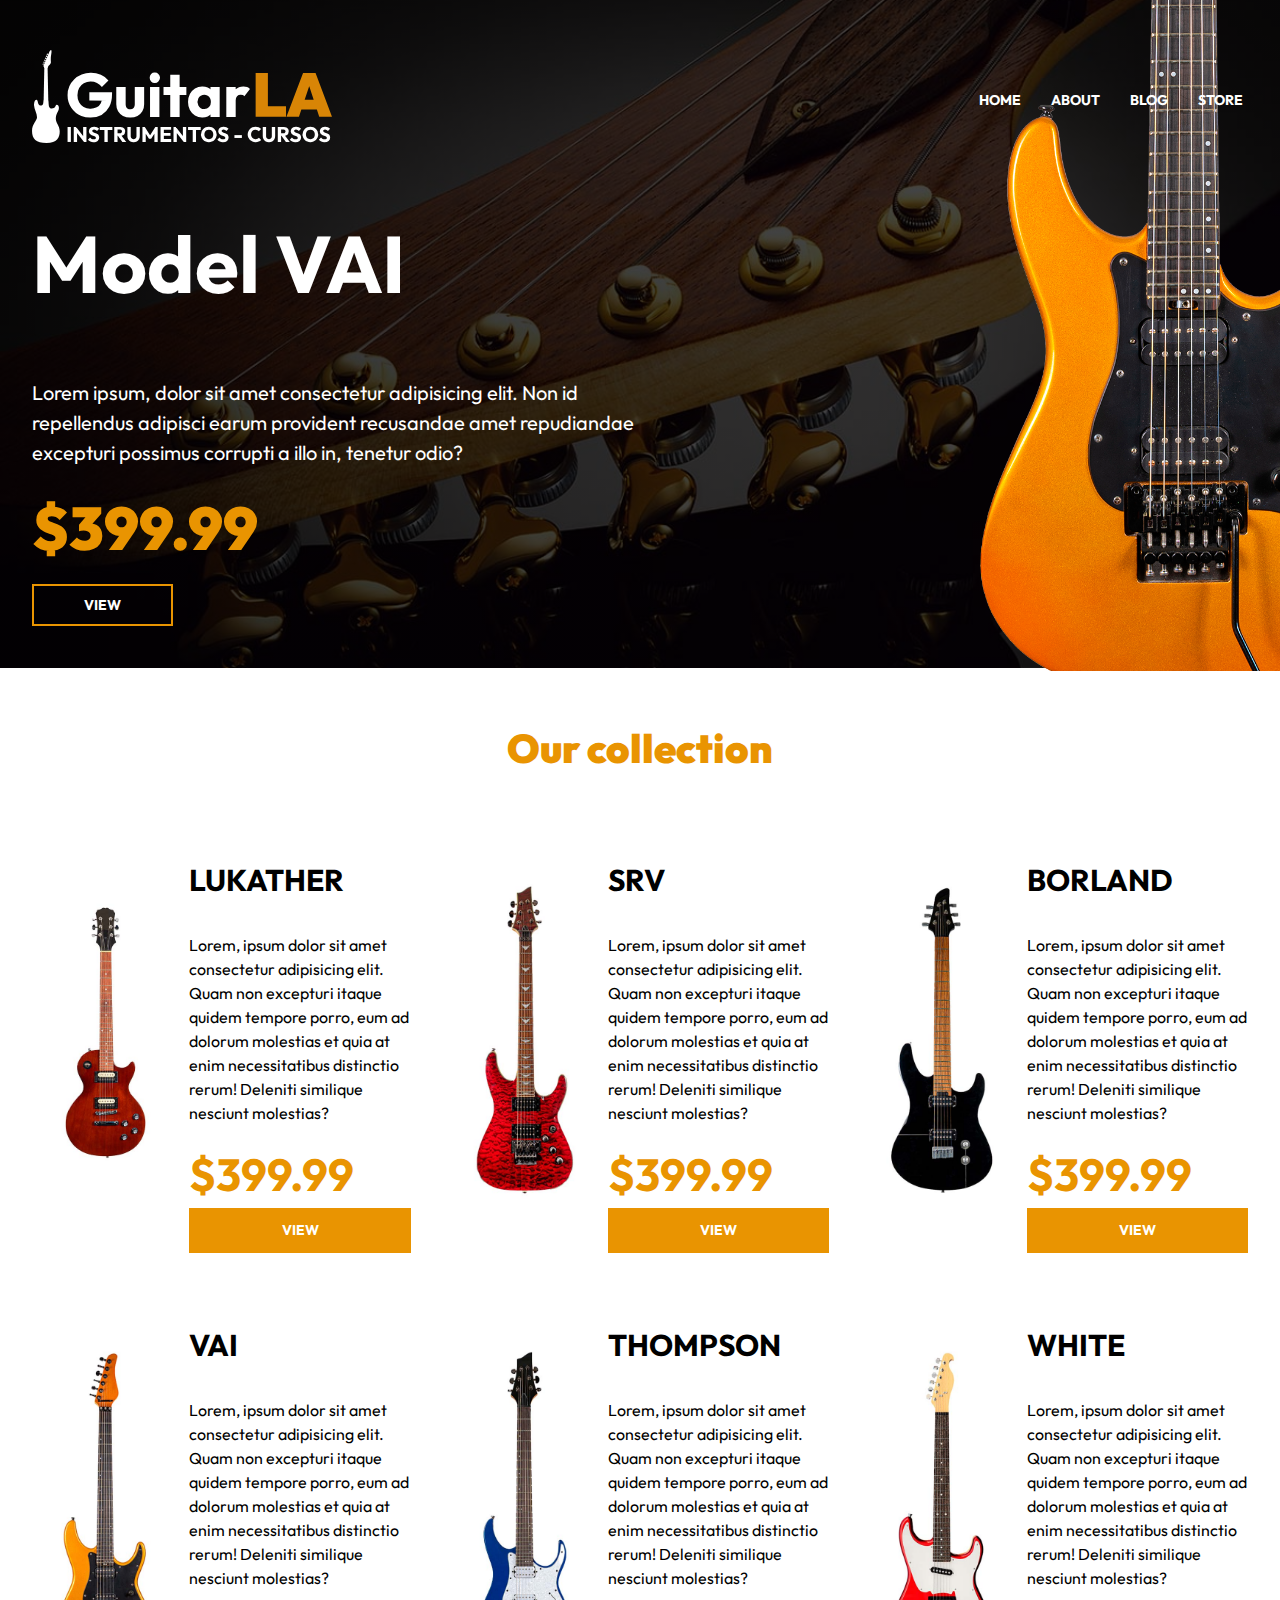
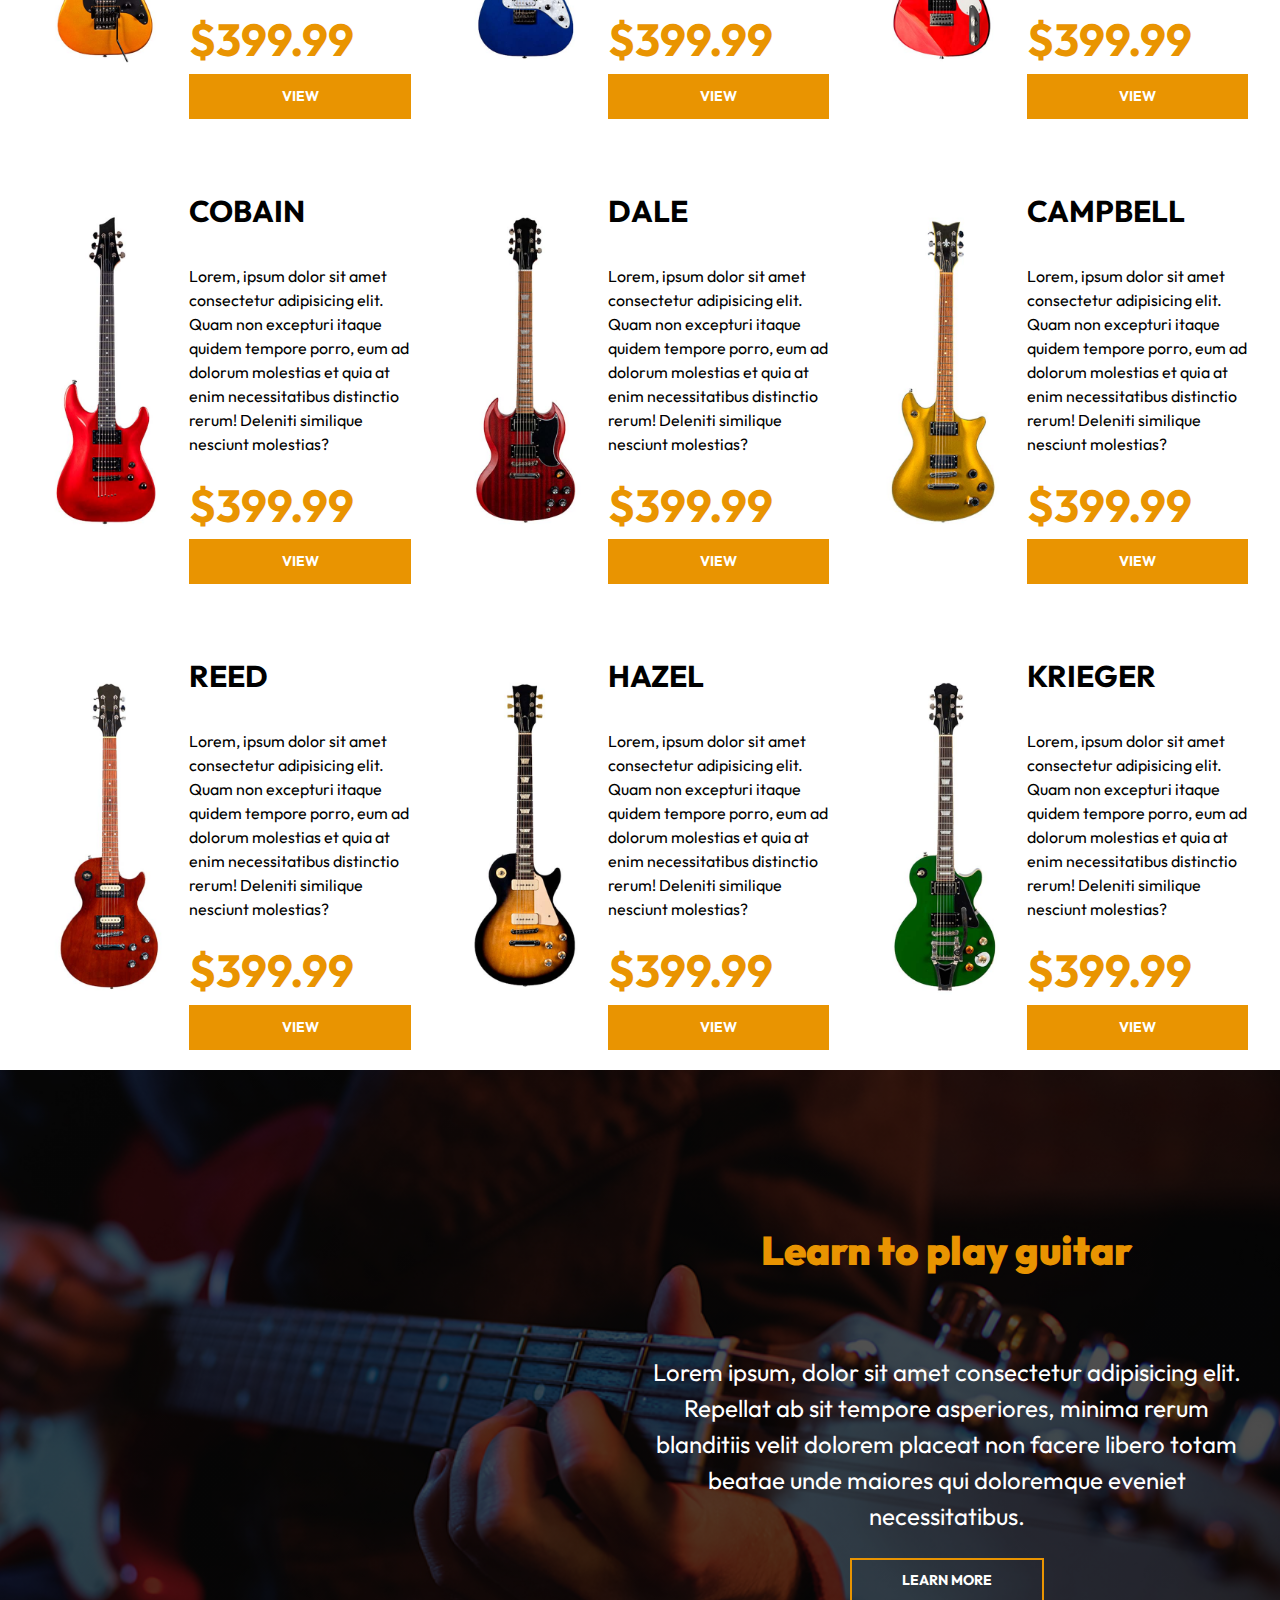
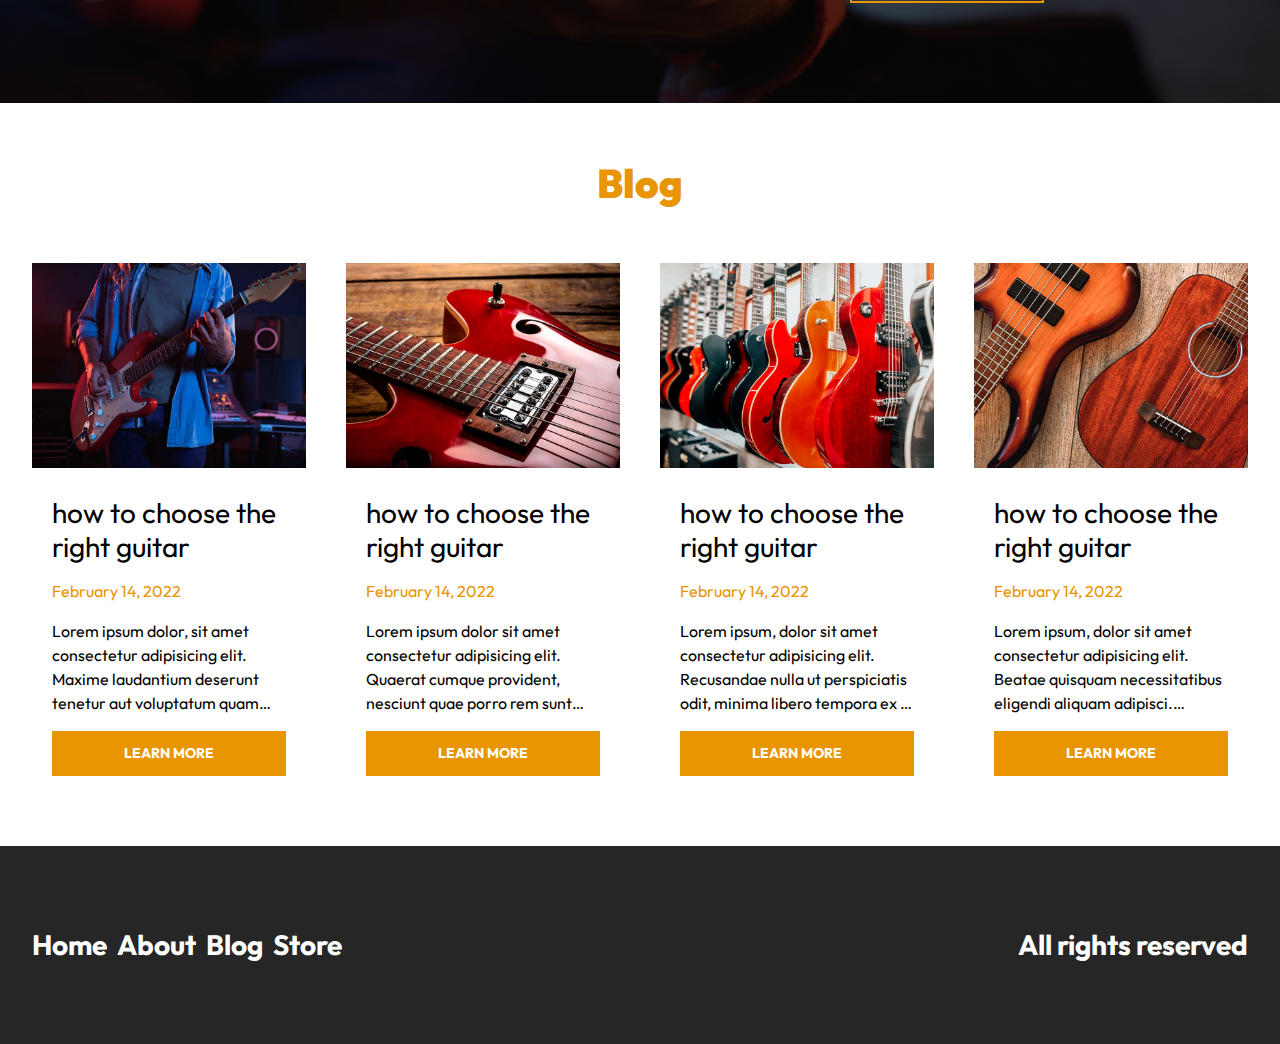
<file: index.html>
<!DOCTYPE html>
<html lang="en">
  <head>
    <meta charset="UTF-8" />
    <meta http-equiv="X-UA-Compatible" content="IE=edge" />
    <meta name="viewport" content="width=device-width, initial-scale=1.0" />
    <title>GuitarLA</title>
    <link rel="stylesheet" href="css/normalize.css" />
    <link rel="preconnect" href="https://fonts.googleapis.com" />
    <link rel="preconnect" href="https://fonts.gstatic.com" crossorigin />
    <link
      href="https://fonts.googleapis.com/css2?family=Outfit:wght@400;700;900&display=swap"
      rel="stylesheet"
    />
    <link rel="stylesheet" href="css/app.css" />
  </head>
  <body>
    <header class="header">
      <!-- header-bar -->
      <div class="header__container">
        <div class="header__bar">
          <a href="/">
            <img src="img/logo.svg" alt="logo" class="header__logo" />
          </a>
          <nav class="navigation">
            <a class="navigation__link" href="index.html">Home</a>
            <a class="navigation__link" href="about.html">About</a>
            <a class="navigation__link" href="blog.html">Blog</a>
            <a class="navigation__link" href="store.html">Store</a>
          </nav>
        </div>
        <div class="model">
          <h1 class="model__name">Model VAI</h1>
          <p class="model__description">
            Lorem ipsum, dolor sit amet consectetur adipisicing elit. Non id
            repellendus adipisci earum provident recusandae amet repudiandae
            excepturi possimus corrupti a illo in, tenetur odio?
          </p>
          <p class="model__price">$399.99</p>
          <a href="product.html" class="model__link">View</a>
        </div>
      </div>
      <!-- header-bar -->
      <img src="img/header_guitarra.png" alt="model" class="header__guitar" />
    </header>
    <main class="products products__container">
      <h2 class="products__heading">Our collection</h2>
      <div class="products__grid">
        <div class="product">
          <img
            src="img/guitarra_01.jpg"
            alt="guitar 1"
            class="product__image"
          />
          <div class="product__info">
            <h3 class="product__name">Lukather</h3>
            <p class="product__description">
              Lorem, ipsum dolor sit amet consectetur adipisicing elit. Quam non
              excepturi itaque quidem tempore porro, eum ad dolorum molestias et
              quia at enim necessitatibus distinctio rerum! Deleniti similique
              nesciunt molestias?
            </p>
            <p class="product__price">$399.99</p>
            <a href="product.html" class="product__link">View</a>
          </div>
        </div>
        <div class="product">
          <img
            src="img/guitarra_02.jpg"
            alt="guitar 1"
            class="product__image"
          />
          <div class="product__info">
            <h3 class="product__name">SRV</h3>
            <p class="product__description">
              Lorem, ipsum dolor sit amet consectetur adipisicing elit. Quam non
              excepturi itaque quidem tempore porro, eum ad dolorum molestias et
              quia at enim necessitatibus distinctio rerum! Deleniti similique
              nesciunt molestias?
            </p>
            <p class="product__price">$399.99</p>
            <a href="product.html" class="product__link">View</a>
          </div>
        </div>
        <div class="product">
          <img
            src="img/guitarra_03.jpg"
            alt="guitar 1"
            class="product__image"
          />
          <div class="product__info">
            <h3 class="product__name">Borland</h3>
            <p class="product__description">
              Lorem, ipsum dolor sit amet consectetur adipisicing elit. Quam non
              excepturi itaque quidem tempore porro, eum ad dolorum molestias et
              quia at enim necessitatibus distinctio rerum! Deleniti similique
              nesciunt molestias?
            </p>
            <p class="product__price">$399.99</p>
            <a href="product.html" class="product__link">View</a>
          </div>
        </div>
        <div class="product">
          <img
            src="img/guitarra_04.jpg"
            alt="guitar 1"
            class="product__image"
          />
          <div class="product__info">
            <h3 class="product__name">VAI</h3>
            <p class="product__description">
              Lorem, ipsum dolor sit amet consectetur adipisicing elit. Quam non
              excepturi itaque quidem tempore porro, eum ad dolorum molestias et
              quia at enim necessitatibus distinctio rerum! Deleniti similique
              nesciunt molestias?
            </p>
            <p class="product__price">$399.99</p>
            <a href="product.html" class="product__link">View</a>
          </div>
        </div>
        <div class="product">
          <img
            src="img/guitarra_05.jpg"
            alt="guitar 1"
            class="product__image"
          />
          <div class="product__info">
            <h3 class="product__name">THOMPSON</h3>
            <p class="product__description">
              Lorem, ipsum dolor sit amet consectetur adipisicing elit. Quam non
              excepturi itaque quidem tempore porro, eum ad dolorum molestias et
              quia at enim necessitatibus distinctio rerum! Deleniti similique
              nesciunt molestias?
            </p>
            <p class="product__price">$399.99</p>
            <a href="product.html" class="product__link">View</a>
          </div>
        </div>
        <div class="product">
          <img
            src="img/guitarra_06.jpg"
            alt="guitar 1"
            class="product__image"
          />
          <div class="product__info">
            <h3 class="product__name">WHITE</h3>
            <p class="product__description">
              Lorem, ipsum dolor sit amet consectetur adipisicing elit. Quam non
              excepturi itaque quidem tempore porro, eum ad dolorum molestias et
              quia at enim necessitatibus distinctio rerum! Deleniti similique
              nesciunt molestias?
            </p>
            <p class="product__price">$399.99</p>
            <a href="product.html" class="product__link">View</a>
          </div>
        </div>
        <div class="product">
          <img
            src="img/guitarra_07.jpg"
            alt="guitar 1"
            class="product__image"
          />
          <div class="product__info">
            <h3 class="product__name">COBAIN</h3>
            <p class="product__description">
              Lorem, ipsum dolor sit amet consectetur adipisicing elit. Quam non
              excepturi itaque quidem tempore porro, eum ad dolorum molestias et
              quia at enim necessitatibus distinctio rerum! Deleniti similique
              nesciunt molestias?
            </p>
            <p class="product__price">$399.99</p>
            <a href="product.html" class="product__link">View</a>
          </div>
        </div>
        <div class="product">
          <img
            src="img/guitarra_08.jpg"
            alt="guitar 1"
            class="product__image"
          />
          <div class="product__info">
            <h3 class="product__name">DALE</h3>
            <p class="product__description">
              Lorem, ipsum dolor sit amet consectetur adipisicing elit. Quam non
              excepturi itaque quidem tempore porro, eum ad dolorum molestias et
              quia at enim necessitatibus distinctio rerum! Deleniti similique
              nesciunt molestias?
            </p>
            <p class="product__price">$399.99</p>
            <a href="product.html" class="product__link">View</a>
          </div>
        </div>
        <div class="product">
          <img
            src="img/guitarra_09.jpg"
            alt="guitar 1"
            class="product__image"
          />
          <div class="product__info">
            <h3 class="product__name">CAMPBELL</h3>
            <p class="product__description">
              Lorem, ipsum dolor sit amet consectetur adipisicing elit. Quam non
              excepturi itaque quidem tempore porro, eum ad dolorum molestias et
              quia at enim necessitatibus distinctio rerum! Deleniti similique
              nesciunt molestias?
            </p>
            <p class="product__price">$399.99</p>
            <a href="product.html" class="product__link">View</a>
          </div>
        </div>
        <div class="product">
          <img
            src="img/guitarra_10.jpg"
            alt="guitar 1"
            class="product__image"
          />
          <div class="product__info">
            <h3 class="product__name">REED</h3>
            <p class="product__description">
              Lorem, ipsum dolor sit amet consectetur adipisicing elit. Quam non
              excepturi itaque quidem tempore porro, eum ad dolorum molestias et
              quia at enim necessitatibus distinctio rerum! Deleniti similique
              nesciunt molestias?
            </p>
            <p class="product__price">$399.99</p>
            <a href="product.html" class="product__link">View</a>
          </div>
        </div>
        <div class="product">
          <img
            src="img/guitarra_11.jpg"
            alt="guitar 1"
            class="product__image"
          />
          <div class="product__info">
            <h3 class="product__name">HAZEL</h3>
            <p class="product__description">
              Lorem, ipsum dolor sit amet consectetur adipisicing elit. Quam non
              excepturi itaque quidem tempore porro, eum ad dolorum molestias et
              quia at enim necessitatibus distinctio rerum! Deleniti similique
              nesciunt molestias?
            </p>
            <p class="product__price">$399.99</p>
            <a href="product.html" class="product__link">View</a>
          </div>
        </div>
        <div class="product">
          <img
            src="img/guitarra_12.jpg"
            alt="guitar 1"
            class="product__image"
          />
          <div class="product__info">
            <h3 class="product__name">Krieger</h3>
            <p class="product__description">
              Lorem, ipsum dolor sit amet consectetur adipisicing elit. Quam non
              excepturi itaque quidem tempore porro, eum ad dolorum molestias et
              quia at enim necessitatibus distinctio rerum! Deleniti similique
              nesciunt molestias?
            </p>
            <p class="product__price">$399.99</p>
            <a href="product.html" class="product__link">View</a>
          </div>
        </div>
      </div>
    </main>
    <section class="courses">
      <div class="courses__container courses__grid">
        <div class="courses__info">
          <h2 class="courses__heading">Learn to play guitar</h2>
          <p class="courses__description">
            Lorem ipsum, dolor sit amet consectetur adipisicing elit. Repellat
            ab sit tempore asperiores, minima rerum blanditiis velit dolorem
            placeat non facere libero totam beatae unde maiores qui doloremque
            eveniet necessitatibus.
          </p>
          <a href="courses.html" class="courses__link">Learn more</a>
        </div>
      </div>
    </section>
    <section class="blog">
      <h2 class="blog__heading">Blog</h2>
      <div class="blog__container blog__grid">
        <article class="post">
          <img src="img/blog_1.jpg" alt="blog 1" class="post__image" />
          <div class="post__info">
            <h3 class="post__title">how to choose the right guitar</h3>
            <p class="post__date">February 14, 2022</p>
            <p class="post__description">
							Lorem ipsum dolor, sit amet consectetur adipisicing elit. Maxime laudantium deserunt tenetur aut voluptatum quam quod doloremque neque fugit deleniti, incidunt minima omnis nemo placeat doloribus nesciunt vitae atque ipsum! Reprehenderit quos inventore voluptate amet?
            </p>
						<a href="blog.html" class="post__link">Learn more</a>
          </div>
        </article>
				<article class="post">
          <img src="img/blog_2.jpg" alt="blog 1" class="post__image" />
          <div class="post__info">
            <h3 class="post__title">how to choose the right guitar</h3>
            <p class="post__date">February 14, 2022</p>
            <p class="post__description">
							Lorem ipsum dolor sit amet consectetur adipisicing elit. Quaerat cumque provident, nesciunt quae porro rem sunt odit magnam quasi distinctio enim error iste sint! Praesentium maxime recusandae dolorem eius repellendus molestiae, natus ad voluptates sunt.
            </p>
						<a href="blog.html" class="post__link">Learn more</a>
          </div>
        </article>
				<article class="post">
          <img src="img/blog_3.jpg" alt="blog 1" class="post__image" />
          <div class="post__info">
            <h3 class="post__title">how to choose the right guitar</h3>
            <p class="post__date">February 14, 2022</p>
            <p class="post__description">
							Lorem ipsum, dolor sit amet consectetur adipisicing elit. Recusandae nulla ut perspiciatis odit, minima libero tempora ex id aut consequuntur nam beatae animi provident qui nihil voluptatibus explicabo perferendis laboriosam ab. Dolorum fugit aspernatur qui?
            </p>
						<a href="blog.html" class="post__link">Learn more</a>
          </div>
        </article>
				<article class="post">
          <img src="img/blog_4.jpg" alt="blog 1" class="post__image" />
          <div class="post__info">
            <h3 class="post__title">how to choose the right guitar</h3>
            <p class="post__date">February 14, 2022</p>
            <p class="post__description">
							Lorem ipsum, dolor sit amet consectetur adipisicing elit. Beatae quisquam necessitatibus eligendi aliquam adipisci. Voluptatum impedit expedita tempora totam officiis deserunt, incidunt earum molestiae eos a labore quasi eligendi repudiandae et aliquam? Rem, ipsa ad.
            </p>
						<a href="blog.html" class="post__link">Learn more</a>
          </div>
        </article>
      </div>
    </section>
		<footer class="footer">
			<div class="footer__container footer__info">
				<nav class="footer__nav">
					<a href="index.html" class="footer__link">Home</a>
					<a href="about.html" class="footer__link">About</a>
					<a href="blog.html" class="footer__link">Blog</a>
					<a href="store.html" class="footer__link">Store</a>
				</nav>
				<p class="footer__copyright">All rights reserved</p>
			</div>
		</footer>
  </body>
</html>
</file>
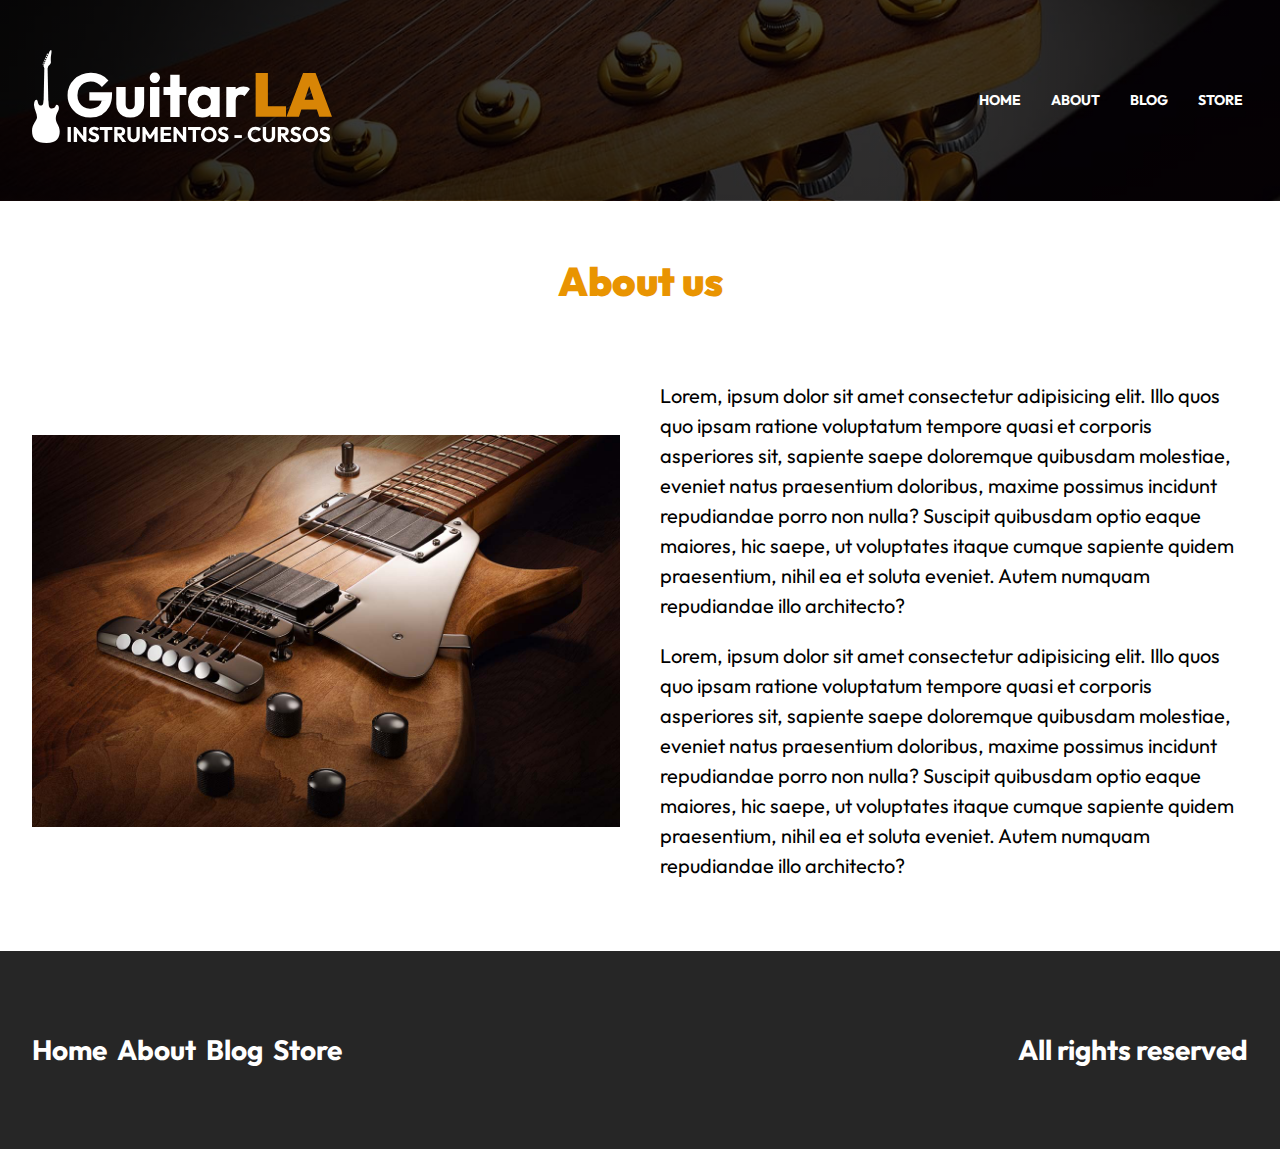
<file: about.html>
<!DOCTYPE html>
<html lang="en">
  <head>
    <meta charset="UTF-8" />
    <meta http-equiv="X-UA-Compatible" content="IE=edge" />
    <meta name="viewport" content="width=device-width, initial-scale=1.0" />
    <title>GuitarLA: About</title>
    <link rel="stylesheet" href="css/normalize.css" />
    <link rel="preconnect" href="https://fonts.googleapis.com" />
    <link rel="preconnect" href="https://fonts.gstatic.com" crossorigin />
    <link
      href="https://fonts.googleapis.com/css2?family=Outfit:wght@400;700;900&display=swap"
      rel="stylesheet"
    />
    <link rel="stylesheet" href="css/app.css" />
  </head>
  <body>
    <header class="header">
      <!-- header-bar -->
      <div class="header__container">
        <div class="header__bar">
          <a href="/">
            <img src="img/logo.svg" alt="logo" class="header__logo" />
          </a>
          <nav class="navigation">
            <a class="navigation__link" href="index.html">Home</a>
            <a class="navigation__link" href="about.html">About</a>
            <a class="navigation__link" href="blog.html">Blog</a>
            <a class="navigation__link" href="store.html">Store</a>
          </nav>
        </div>
      </div>
      <!-- header-bar -->
    </header>
    <main class="about__container">
      <h2 class="about__heading">About us</h2>
      <div class="about__grid">
        <img src="img/nosotros.jpg" alt="about us" class="about__image">
        <div class="about__info">
          <p>Lorem, ipsum dolor sit amet consectetur adipisicing elit. Illo quos quo ipsam ratione voluptatum tempore quasi et corporis asperiores sit, sapiente saepe doloremque quibusdam molestiae, eveniet natus praesentium doloribus, maxime possimus incidunt repudiandae porro non nulla? Suscipit quibusdam optio eaque maiores, hic saepe, ut voluptates itaque cumque sapiente quidem praesentium, nihil ea et soluta eveniet. Autem numquam repudiandae illo architecto?</p>
          
          <p>Lorem, ipsum dolor sit amet consectetur adipisicing elit. Illo quos quo ipsam ratione voluptatum tempore quasi et corporis asperiores sit, sapiente saepe doloremque quibusdam molestiae, eveniet natus praesentium doloribus, maxime possimus incidunt repudiandae porro non nulla? Suscipit quibusdam optio eaque maiores, hic saepe, ut voluptates itaque cumque sapiente quidem praesentium, nihil ea et soluta eveniet. Autem numquam repudiandae illo architecto?</p>
        </div>
      </div>
    </main>
		<footer class="footer">
			<div class="footer__container footer__info">
				<nav class="footer__nav">
					<a href="index.html" class="footer__link">Home</a>
					<a href="about.html" class="footer__link">About</a>
					<a href="blog.html" class="footer__link">Blog</a>
					<a href="store.html" class="footer__link">Store</a>
				</nav>
				<p class="footer__copyright">All rights reserved</p>
			</div>
		</footer>
  </body>
</html>
</file>
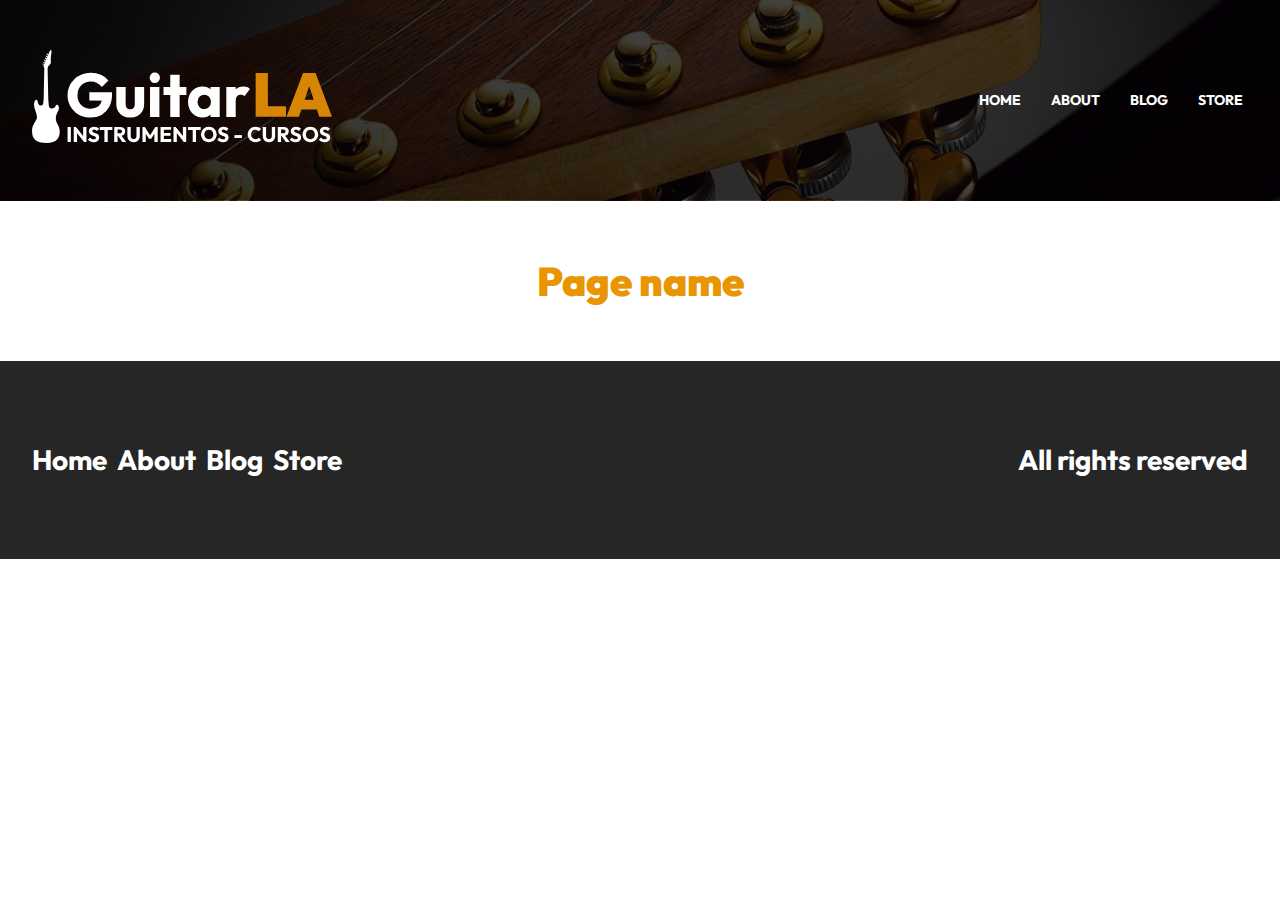
<file: base.html>
<!DOCTYPE html>
<html lang="en">
  <head>
    <meta charset="UTF-8" />
    <meta http-equiv="X-UA-Compatible" content="IE=edge" />
    <meta name="viewport" content="width=device-width, initial-scale=1.0" />
    <title>GuitarLA</title>
    <link rel="stylesheet" href="css/normalize.css" />
    <link rel="preconnect" href="https://fonts.googleapis.com" />
    <link rel="preconnect" href="https://fonts.gstatic.com" crossorigin />
    <link
      href="https://fonts.googleapis.com/css2?family=Outfit:wght@400;700;900&display=swap"
      rel="stylesheet"
    />
    <link rel="stylesheet" href="css/app.css" />
  </head>
  <body>
    <header class="header">
      <!-- header-bar -->
      <div class="header__container">
        <div class="header__bar">
          <a href="/">
            <img src="img/logo.svg" alt="logo" class="header__logo" />
          </a>
          <nav class="navigation">
            <a class="navigation__link" href="index.html">Home</a>
            <a class="navigation__link" href="about.html">About</a>
            <a class="navigation__link" href="blog.html">Blog</a>
            <a class="navigation__link" href="store.html">Store</a>
          </nav>
        </div>
      </div>
      <!-- header-bar -->
    </header>
    <main class="__container">
      <h2 class="__heading">Page name</h2>
    </main>
		<footer class="footer">
			<div class="footer__container footer__info">
				<nav class="footer__nav">
					<a href="index.html" class="footer__link">Home</a>
					<a href="about.html" class="footer__link">About</a>
					<a href="blog.html" class="footer__link">Blog</a>
					<a href="store.html" class="footer__link">Store</a>
				</nav>
				<p class="footer__copyright">All rights reserved</p>
			</div>
		</footer>
  </body>
</html>
</file>
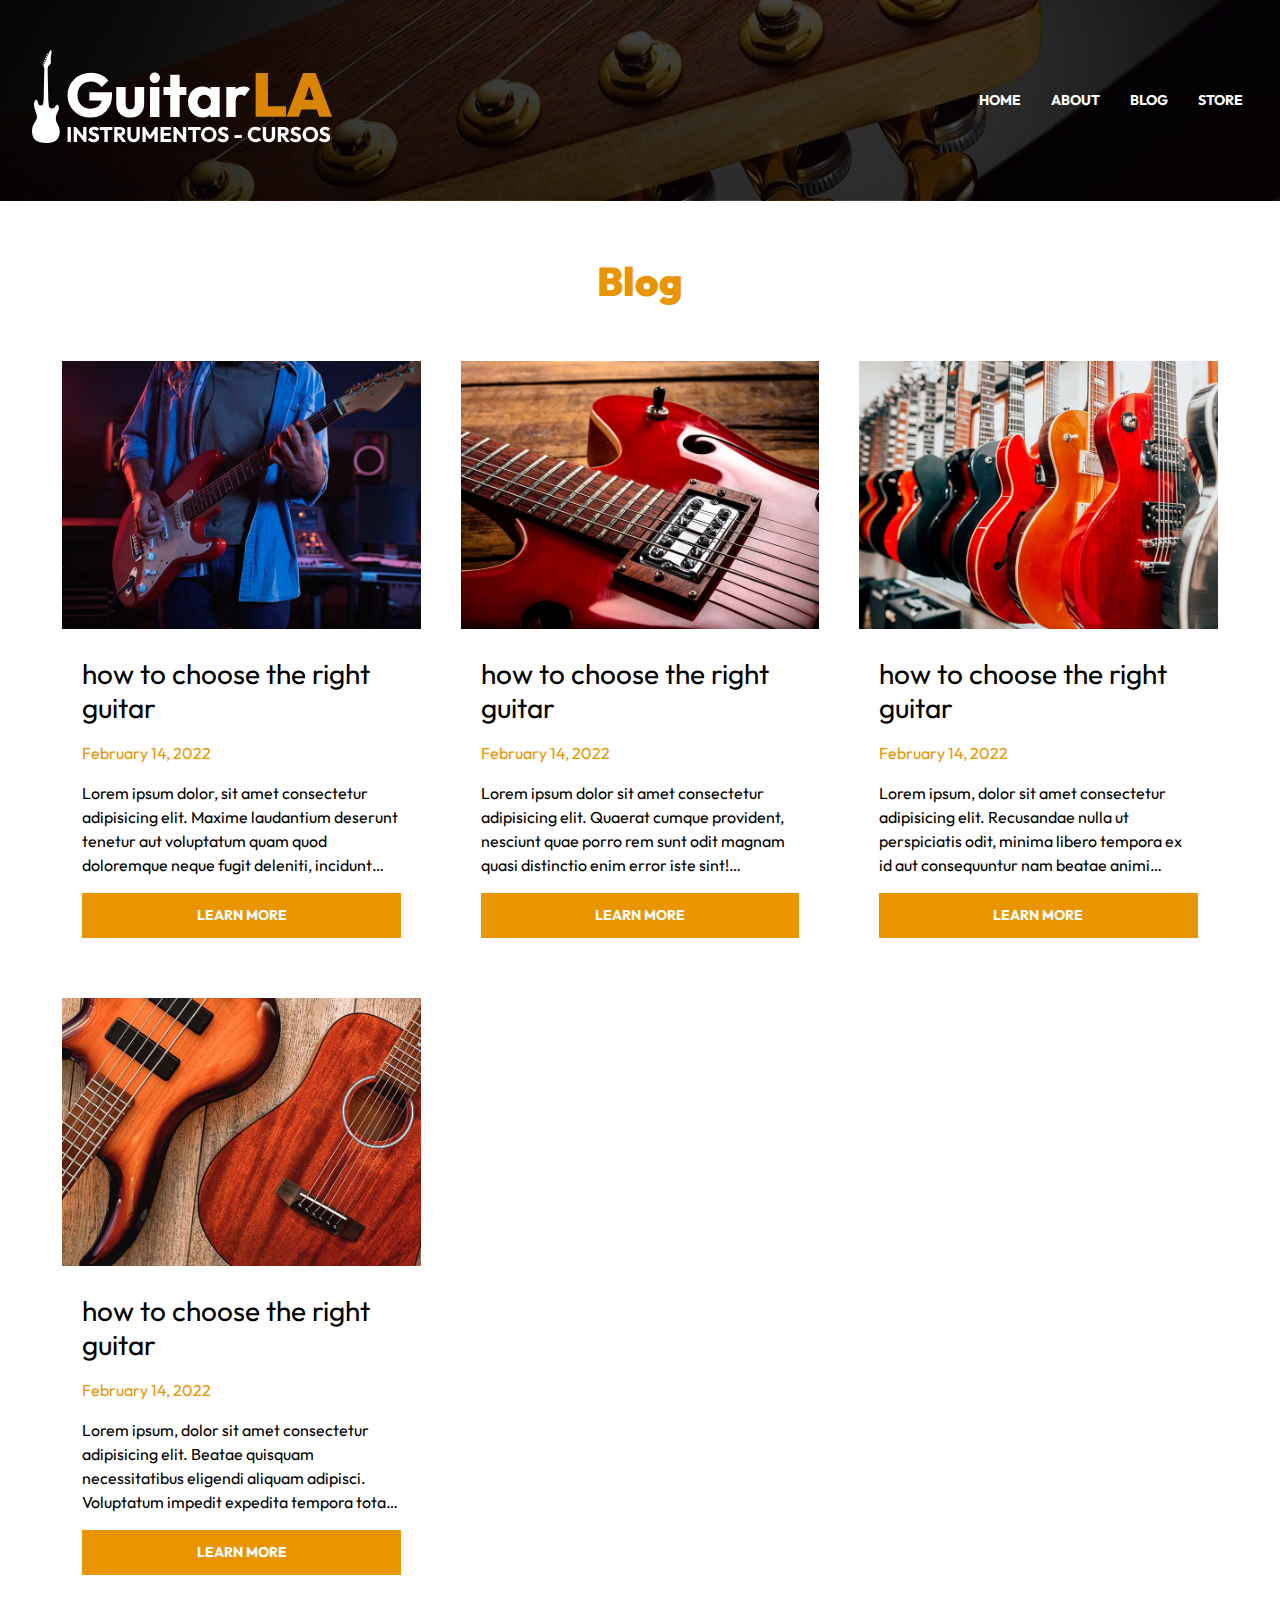
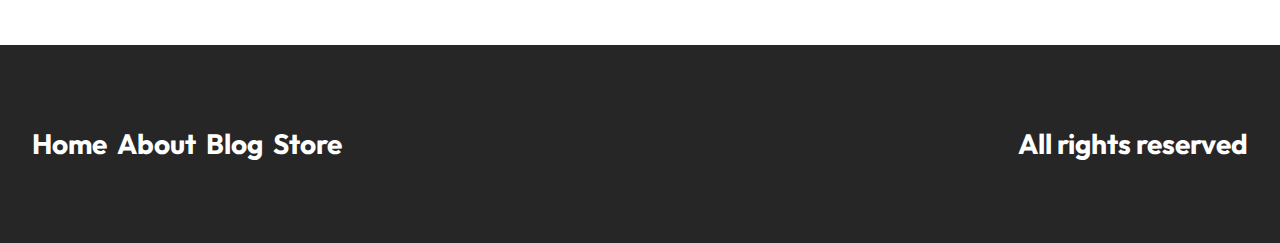
<file: blog.html>
<!DOCTYPE html>
<html lang="en">
  <head>
    <meta charset="UTF-8" />
    <meta http-equiv="X-UA-Compatible" content="IE=edge" />
    <meta name="viewport" content="width=device-width, initial-scale=1.0" />
    <title>GuitarLA</title>
    <link rel="stylesheet" href="css/normalize.css" />
    <link rel="preconnect" href="https://fonts.googleapis.com" />
    <link rel="preconnect" href="https://fonts.gstatic.com" crossorigin />
    <link
      href="https://fonts.googleapis.com/css2?family=Outfit:wght@400;700;900&display=swap"
      rel="stylesheet"
    />
    <link rel="stylesheet" href="css/app.css" />
  </head>
  <body>
    <header class="header">
      <!-- header-bar -->
      <div class="header__container">
        <div class="header__bar">
          <a href="/">
            <img src="img/logo.svg" alt="logo" class="header__logo" />
          </a>
          <nav class="navigation">
            <a class="navigation__link" href="index.html">Home</a>
            <a class="navigation__link" href="about.html">About</a>
            <a class="navigation__link" href="blog.html">Blog</a>
            <a class="navigation__link" href="store.html">Store</a>
          </nav>
        </div>
      </div>
      <!-- header-bar -->
    </header>
    <main class="blog__container">
      <h2 class="blog__heading">Blog</h2>
      <div class="blog__container blog__grid blog__grid--page">
        <article class="post">
          <img src="img/blog_1.jpg" alt="blog 1" class="post__image" />
          <div class="post__info">
            <h3 class="post__title">how to choose the right guitar</h3>
            <p class="post__date">February 14, 2022</p>
            <p class="post__description">
							Lorem ipsum dolor, sit amet consectetur adipisicing elit. Maxime laudantium deserunt tenetur aut voluptatum quam quod doloremque neque fugit deleniti, incidunt minima omnis nemo placeat doloribus nesciunt vitae atque ipsum! Reprehenderit quos inventore voluptate amet?
            </p>
						<a href="post.html" class="post__link">Learn more</a>
          </div>
        </article>
				<article class="post">
          <img src="img/blog_2.jpg" alt="blog 1" class="post__image" />
          <div class="post__info">
            <h3 class="post__title">how to choose the right guitar</h3>
            <p class="post__date">February 14, 2022</p>
            <p class="post__description">
							Lorem ipsum dolor sit amet consectetur adipisicing elit. Quaerat cumque provident, nesciunt quae porro rem sunt odit magnam quasi distinctio enim error iste sint! Praesentium maxime recusandae dolorem eius repellendus molestiae, natus ad voluptates sunt.
            </p>
						<a href="post.html" class="post__link">Learn more</a>
          </div>
        </article>
				<article class="post">
          <img src="img/blog_3.jpg" alt="blog 1" class="post__image" />
          <div class="post__info">
            <h3 class="post__title">how to choose the right guitar</h3>
            <p class="post__date">February 14, 2022</p>
            <p class="post__description">
							Lorem ipsum, dolor sit amet consectetur adipisicing elit. Recusandae nulla ut perspiciatis odit, minima libero tempora ex id aut consequuntur nam beatae animi provident qui nihil voluptatibus explicabo perferendis laboriosam ab. Dolorum fugit aspernatur qui?
            </p>
						<a href="post.html" class="post__link">Learn more</a>
          </div>
        </article>
				<article class="post">
          <img src="img/blog_4.jpg" alt="blog 1" class="post__image" />
          <div class="post__info">
            <h3 class="post__title">how to choose the right guitar</h3>
            <p class="post__date">February 14, 2022</p>
            <p class="post__description">
							Lorem ipsum, dolor sit amet consectetur adipisicing elit. Beatae quisquam necessitatibus eligendi aliquam adipisci. Voluptatum impedit expedita tempora totam officiis deserunt, incidunt earum molestiae eos a labore quasi eligendi repudiandae et aliquam? Rem, ipsa ad.
            </p>
						<a href="post.html" class="post__link">Learn more</a>
          </div>
        </article>
      </div>
    </main>
		<footer class="footer">
			<div class="footer__container footer__info">
				<nav class="footer__nav">
					<a href="index.html" class="footer__link">Home</a>
					<a href="about.html" class="footer__link">About</a>
					<a href="blog.html" class="footer__link">Blog</a>
					<a href="store.html" class="footer__link">Store</a>
				</nav>
				<p class="footer__copyright">All rights reserved</p>
			</div>
		</footer>
  </body>
</html>
</file>
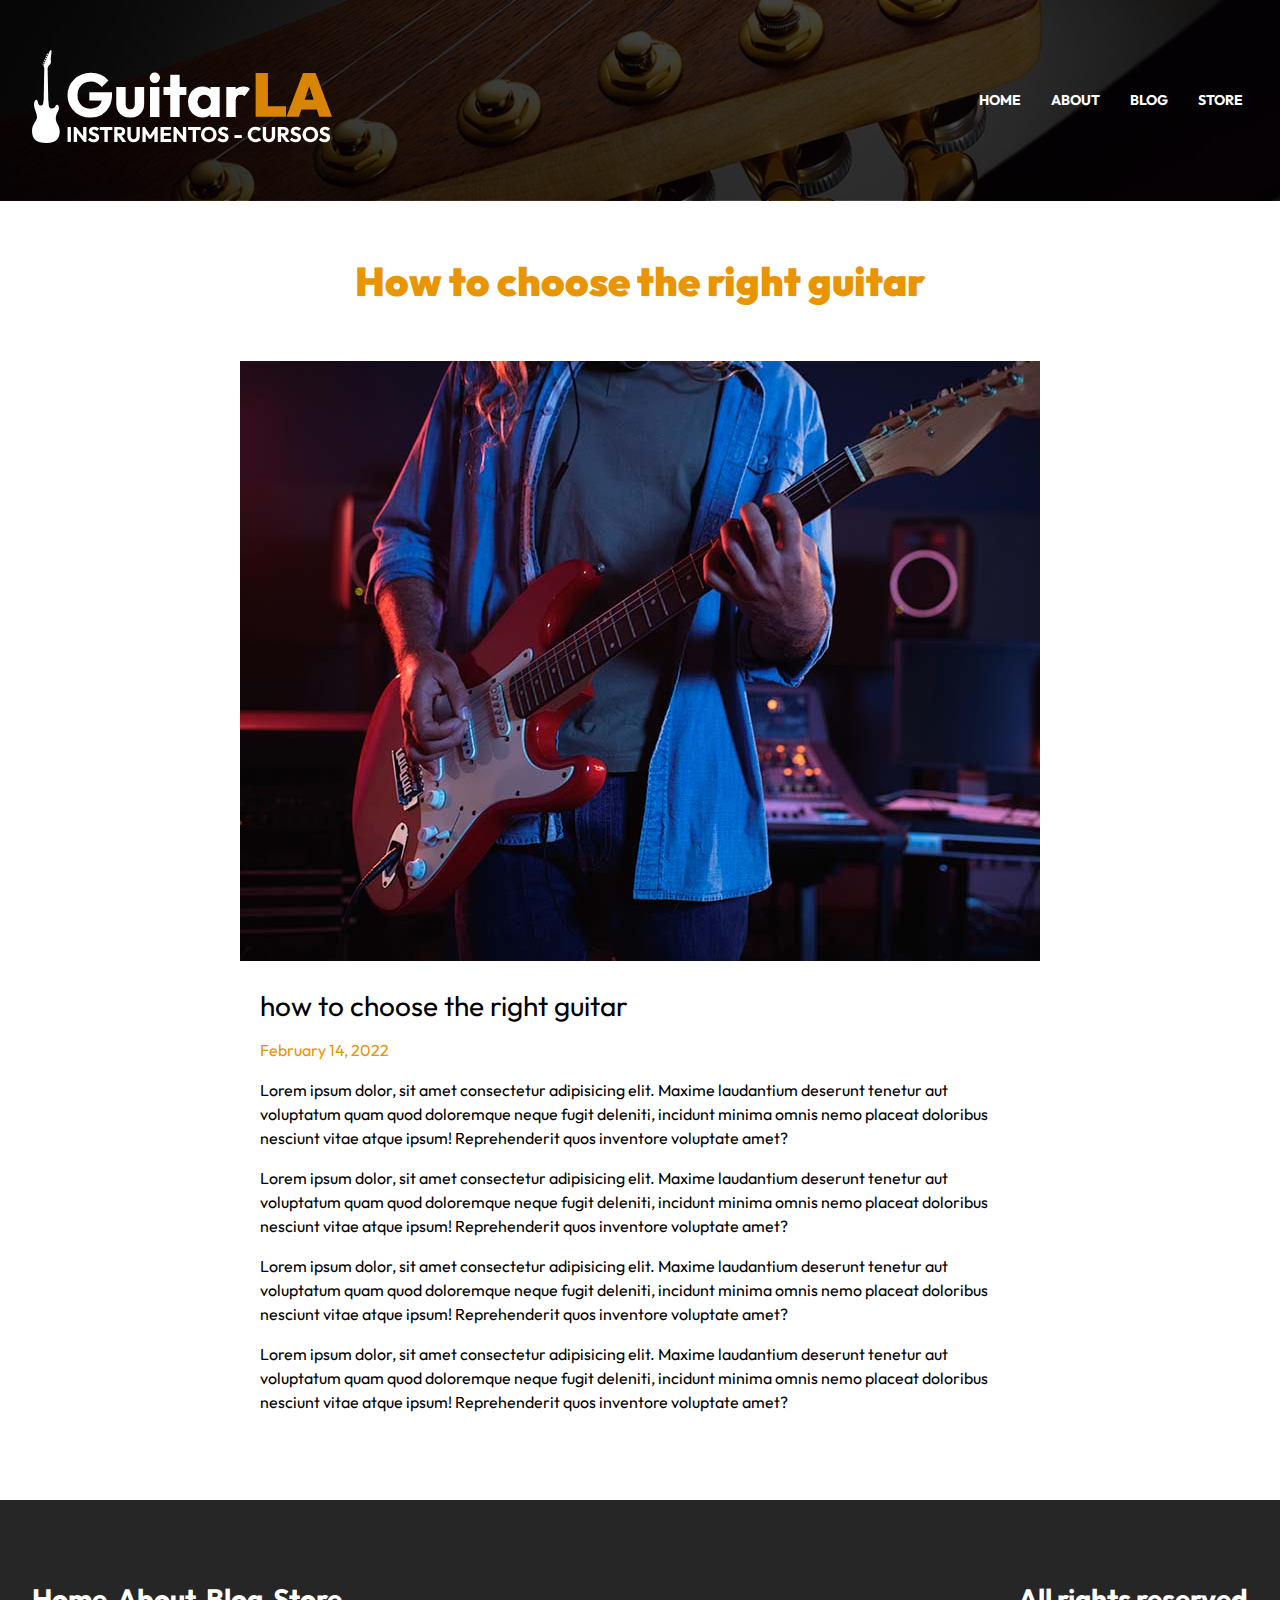
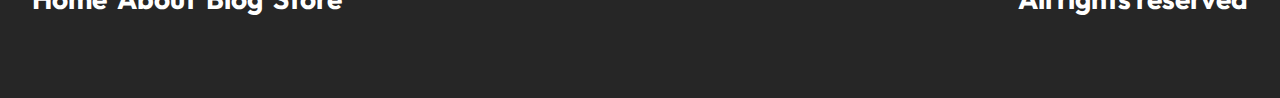
<file: post.html>
<!DOCTYPE html>
<html lang="en">
  <head>
    <meta charset="UTF-8" />
    <meta http-equiv="X-UA-Compatible" content="IE=edge" />
    <meta name="viewport" content="width=device-width, initial-scale=1.0" />
    <title>GuitarLA</title>
    <link rel="stylesheet" href="css/normalize.css" />
    <link rel="preconnect" href="https://fonts.googleapis.com" />
    <link rel="preconnect" href="https://fonts.gstatic.com" crossorigin />
    <link
      href="https://fonts.googleapis.com/css2?family=Outfit:wght@400;700;900&display=swap"
      rel="stylesheet"
    />
    <link rel="stylesheet" href="css/app.css" />
  </head>
  <body>
    <header class="header">
      <!-- header-bar -->
      <div class="header__container">
        <div class="header__bar">
          <a href="/">
            <img src="img/logo.svg" alt="logo" class="header__logo" />
          </a>
          <nav class="navigation">
            <a class="navigation__link" href="index.html">Home</a>
            <a class="navigation__link" href="about.html">About</a>
            <a class="navigation__link" href="blog.html">Blog</a>
            <a class="navigation__link" href="store.html">Store</a>
          </nav>
        </div>
      </div>
      <!-- header-bar -->
    </header>
    <main class="post__container">
      <h2 class="post__heading">How to choose the right guitar</h2>
      <article class="post">
        <img src="img/blog_1.jpg" alt="blog 1" class="post__image" />
        <div class="post__info">
          <h3 class="post__title">how to choose the right guitar</h3>
          <p class="post__date">February 14, 2022</p>
          <p class="post__description">
            Lorem ipsum dolor, sit amet consectetur adipisicing elit. Maxime laudantium deserunt tenetur aut voluptatum quam quod doloremque neque fugit deleniti, incidunt minima omnis nemo placeat doloribus nesciunt vitae atque ipsum! Reprehenderit quos inventore voluptate amet?
          </p>
          <p class="post__description">
            Lorem ipsum dolor, sit amet consectetur adipisicing elit. Maxime laudantium deserunt tenetur aut voluptatum quam quod doloremque neque fugit deleniti, incidunt minima omnis nemo placeat doloribus nesciunt vitae atque ipsum! Reprehenderit quos inventore voluptate amet?
          </p>
          <p class="post__description">
            Lorem ipsum dolor, sit amet consectetur adipisicing elit. Maxime laudantium deserunt tenetur aut voluptatum quam quod doloremque neque fugit deleniti, incidunt minima omnis nemo placeat doloribus nesciunt vitae atque ipsum! Reprehenderit quos inventore voluptate amet?
          </p>
          <p class="post__description">
            Lorem ipsum dolor, sit amet consectetur adipisicing elit. Maxime laudantium deserunt tenetur aut voluptatum quam quod doloremque neque fugit deleniti, incidunt minima omnis nemo placeat doloribus nesciunt vitae atque ipsum! Reprehenderit quos inventore voluptate amet?
          </p>
        </div>
      </article>
    </main>
		<footer class="footer">
			<div class="footer__container footer__info">
				<nav class="footer__nav">
					<a href="index.html" class="footer__link">Home</a>
					<a href="about.html" class="footer__link">About</a>
					<a href="blog.html" class="footer__link">Blog</a>
					<a href="store.html" class="footer__link">Store</a>
				</nav>
				<p class="footer__copyright">All rights reserved</p>
			</div>
		</footer>
  </body>
</html>
</file>
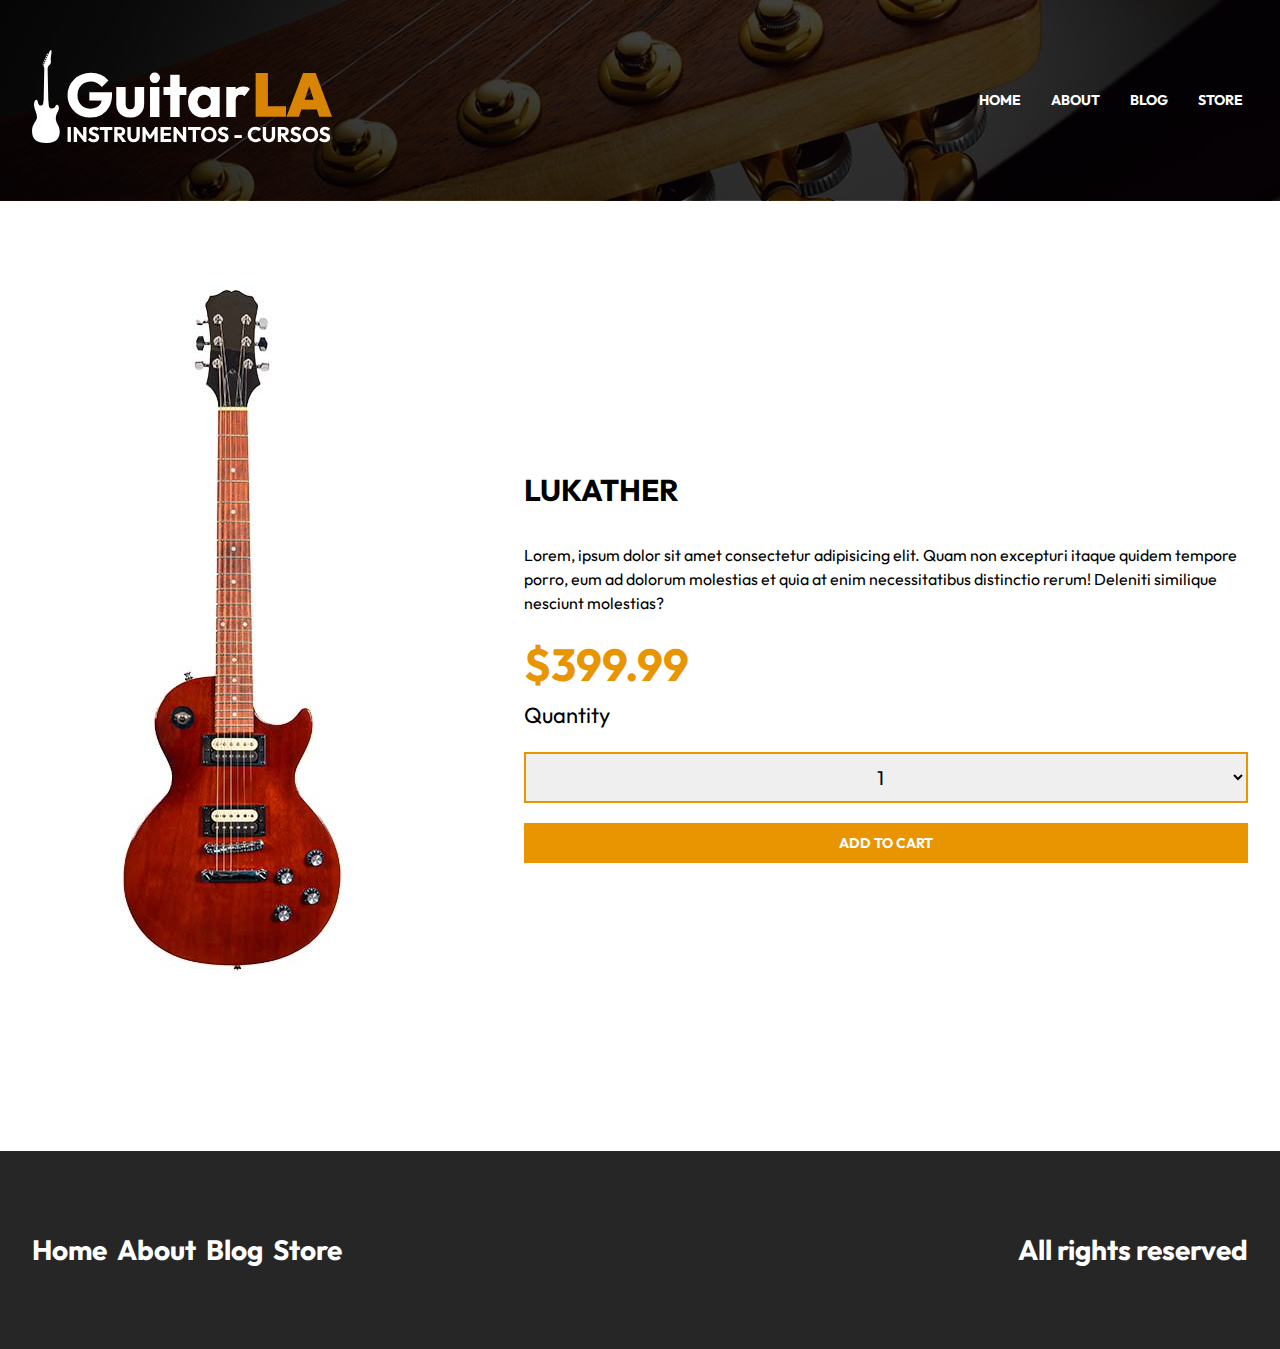
<file: product.html>
<!DOCTYPE html>
<html lang="en">
  <head>
    <meta charset="UTF-8" />
    <meta http-equiv="X-UA-Compatible" content="IE=edge" />
    <meta name="viewport" content="width=device-width, initial-scale=1.0" />
    <title>GuitarLA</title>
    <link rel="stylesheet" href="css/normalize.css" />
    <link rel="preconnect" href="https://fonts.googleapis.com" />
    <link rel="preconnect" href="https://fonts.gstatic.com" crossorigin />
    <link
      href="https://fonts.googleapis.com/css2?family=Outfit:wght@400;700;900&display=swap"
      rel="stylesheet"
    />
    <link rel="stylesheet" href="css/app.css" />
  </head>
  <body>
    <header class="header">
      <!-- header-bar -->
      <div class="header__container">
        <div class="header__bar">
          <a href="/">
            <img src="img/logo.svg" alt="logo" class="header__logo" />
          </a>
          <nav class="navigation">
            <a class="navigation__link" href="index.html">Home</a>
            <a class="navigation__link" href="about.html">About</a>
            <a class="navigation__link" href="blog.html">Blog</a>
            <a class="navigation__link" href="store.html">Store</a>
          </nav>
        </div>
      </div>
      <!-- header-bar -->
    </header>
    <main class="product__container">
      <div class="product">
        <img
          src="img/guitarra_01.jpg"
          alt="guitar 1"
          class="product__image"
        />
        <div class="product__info">
          <h3 class="product__name">Lukather</h3>
          <p class="product__description">
            Lorem, ipsum dolor sit amet consectetur adipisicing elit. Quam non
            excepturi itaque quidem tempore porro, eum ad dolorum molestias et
            quia at enim necessitatibus distinctio rerum! Deleniti similique
            nesciunt molestias?
          </p>
          <p class="product__price">$399.99</p>
          <form class="product__form">
            <label for="quantity" class="product__label">Quantity</label>
            <select class="product__select" name="quantity" id="quantity">
              <option value="1">1</option>
              <option value="2">2</option>
              <option value="3">3</option>
              <option value="4">4</option>
              <option value="5">5</option>
            </select>
            <button class="product__button">
              Add to cart
            </button>
          </form>
        </div>
      </div>
    </main>
		<footer class="footer">
			<div class="footer__container footer__info">
				<nav class="footer__nav">
					<a href="index.html" class="footer__link">Home</a>
					<a href="about.html" class="footer__link">About</a>
					<a href="blog.html" class="footer__link">Blog</a>
					<a href="store.html" class="footer__link">Store</a>
				</nav>
				<p class="footer__copyright">All rights reserved</p>
			</div>
		</footer>
  </body>
</html>
</file>
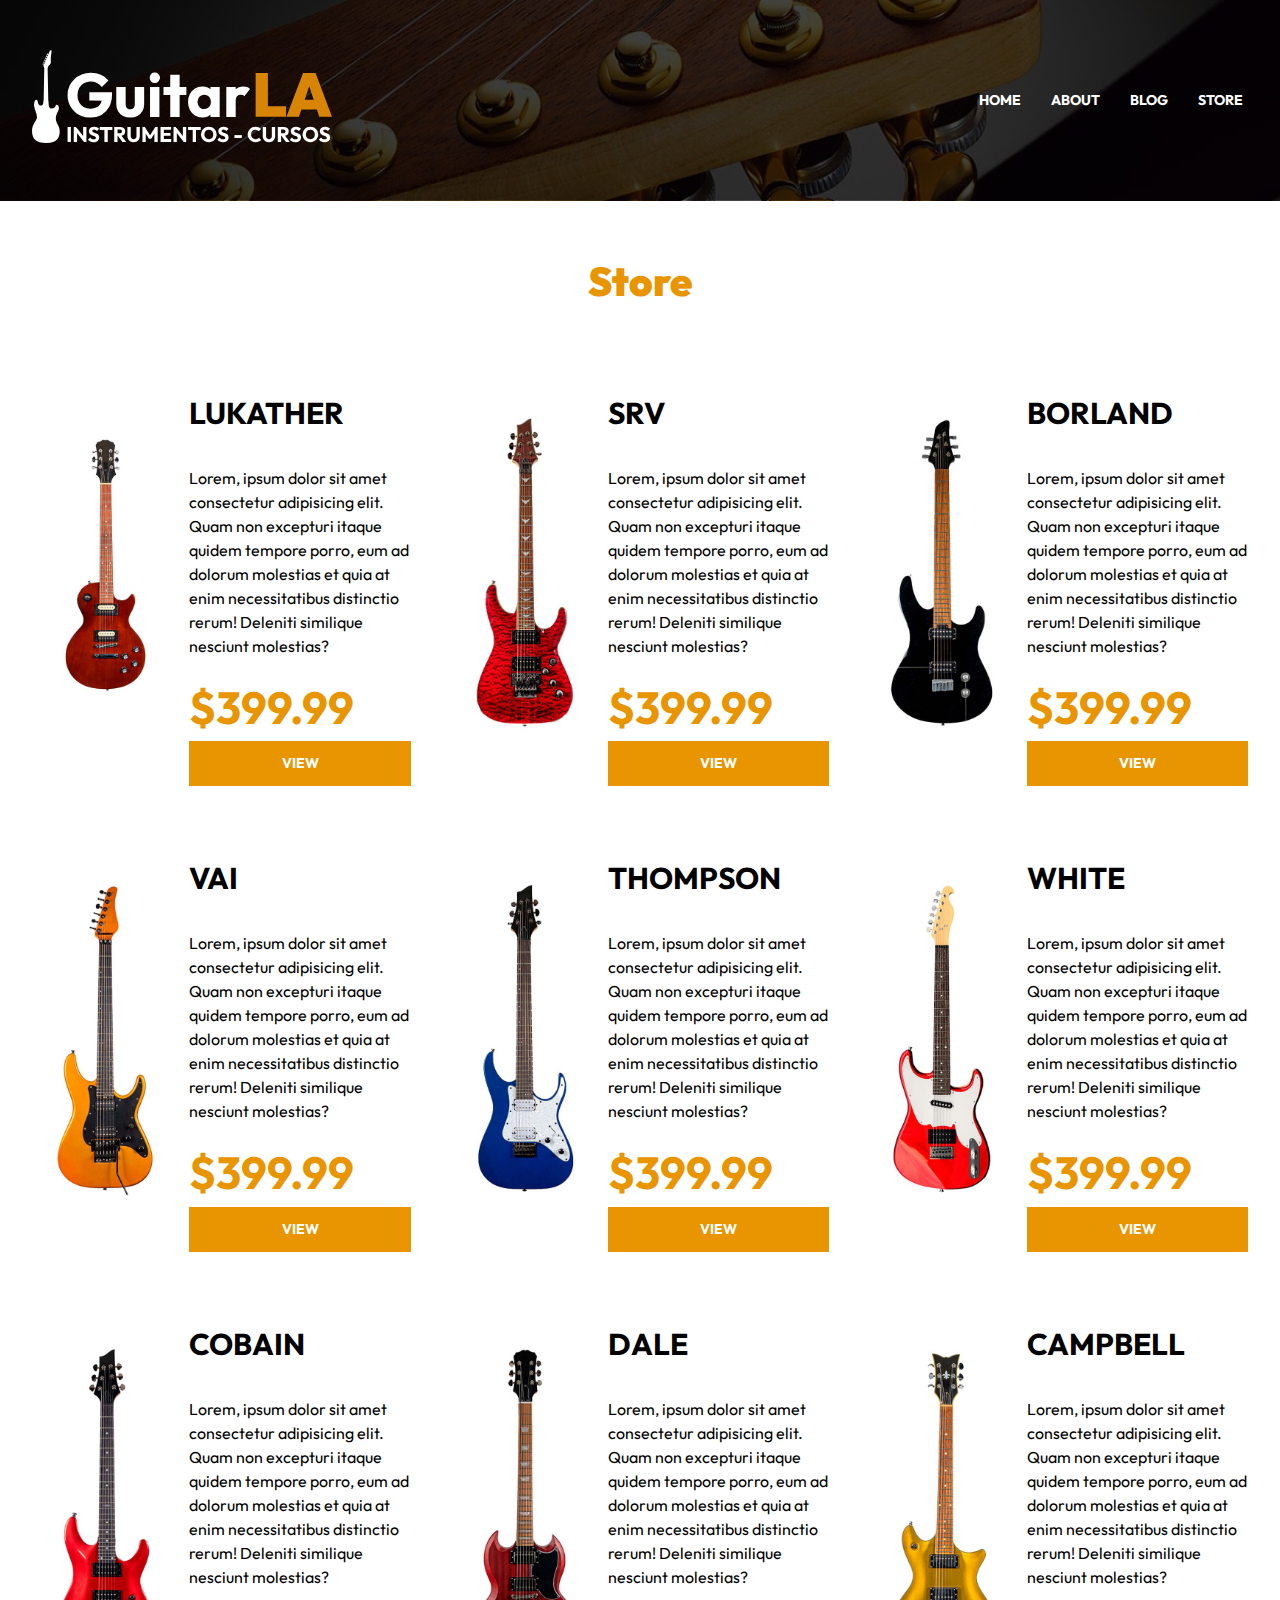
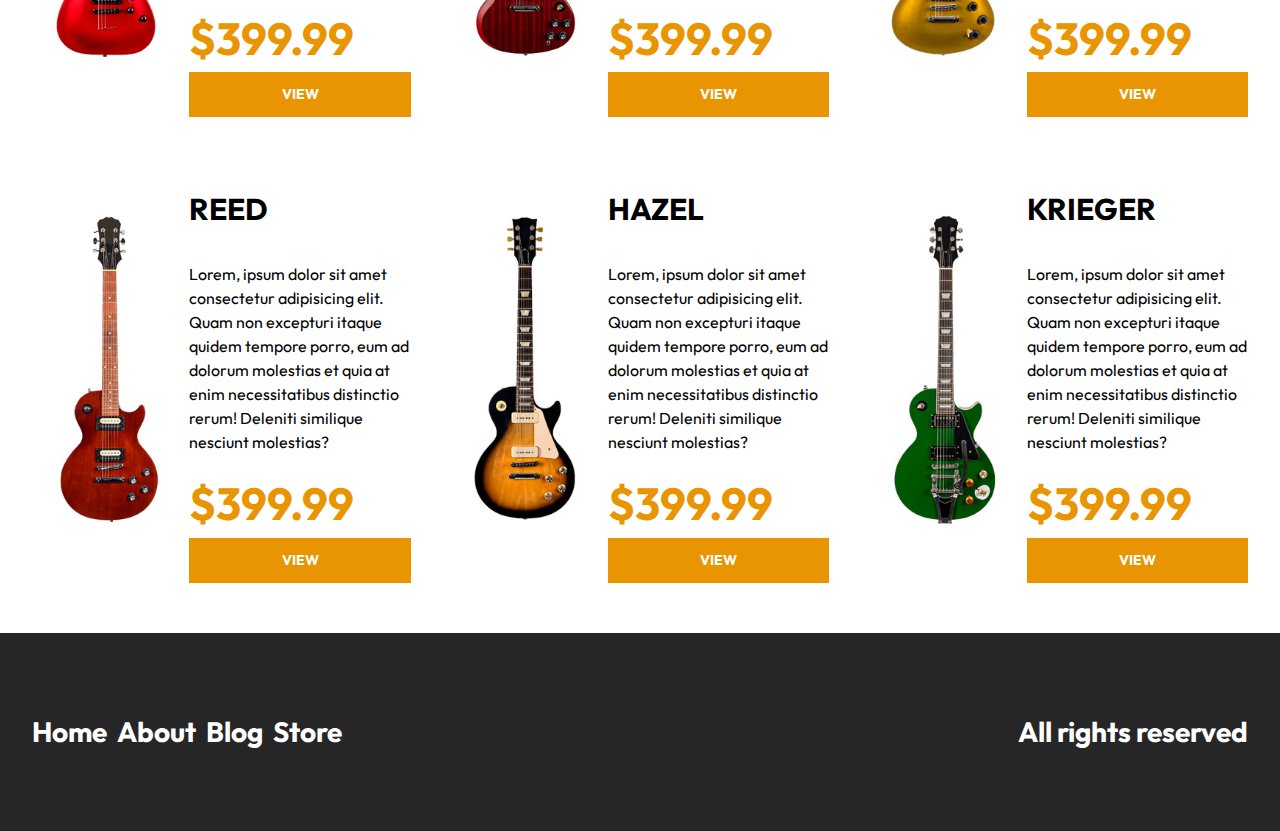
<file: store.html>
<!DOCTYPE html>
<html lang="en">
  <head>
    <meta charset="UTF-8" />
    <meta http-equiv="X-UA-Compatible" content="IE=edge" />
    <meta name="viewport" content="width=device-width, initial-scale=1.0" />
    <title>GuitarLA: Store</title>
    <link rel="stylesheet" href="css/normalize.css" />
    <link rel="preconnect" href="https://fonts.googleapis.com" />
    <link rel="preconnect" href="https://fonts.gstatic.com" crossorigin />
    <link
      href="https://fonts.googleapis.com/css2?family=Outfit:wght@400;700;900&display=swap"
      rel="stylesheet"
    />
    <link rel="stylesheet" href="css/app.css" />
  </head>
  <body>
    <header class="header">
      <!-- header-bar -->
      <div class="header__container">
        <div class="header__bar">
          <a href="/">
            <img src="img/logo.svg" alt="logo" class="header__logo" />
          </a>
          <nav class="navigation">
            <a class="navigation__link" href="index.html">Home</a>
            <a class="navigation__link" href="about.html">About</a>
            <a class="navigation__link" href="blog.html">Blog</a>
            <a class="navigation__link" href="store.html">Store</a>
          </nav>
        </div>
      </div>
      <!-- header-bar -->
    </header>
    <main class="store__container">
      <h2 class="store__heading">Store</h2>
      <div class="products__grid">
        <div class="product">
          <img
            src="img/guitarra_01.jpg"
            alt="guitar 1"
            class="product__image"
          />
          <div class="product__info">
            <h3 class="product__name">Lukather</h3>
            <p class="product__description">
              Lorem, ipsum dolor sit amet consectetur adipisicing elit. Quam non
              excepturi itaque quidem tempore porro, eum ad dolorum molestias et
              quia at enim necessitatibus distinctio rerum! Deleniti similique
              nesciunt molestias?
            </p>
            <p class="product__price">$399.99</p>
            <a href="product.html" class="product__link">View</a>
          </div>
        </div>
        <div class="product">
          <img
            src="img/guitarra_02.jpg"
            alt="guitar 1"
            class="product__image"
          />
          <div class="product__info">
            <h3 class="product__name">SRV</h3>
            <p class="product__description">
              Lorem, ipsum dolor sit amet consectetur adipisicing elit. Quam non
              excepturi itaque quidem tempore porro, eum ad dolorum molestias et
              quia at enim necessitatibus distinctio rerum! Deleniti similique
              nesciunt molestias?
            </p>
            <p class="product__price">$399.99</p>
            <a href="product.html" class="product__link">View</a>
          </div>
        </div>
        <div class="product">
          <img
            src="img/guitarra_03.jpg"
            alt="guitar 1"
            class="product__image"
          />
          <div class="product__info">
            <h3 class="product__name">Borland</h3>
            <p class="product__description">
              Lorem, ipsum dolor sit amet consectetur adipisicing elit. Quam non
              excepturi itaque quidem tempore porro, eum ad dolorum molestias et
              quia at enim necessitatibus distinctio rerum! Deleniti similique
              nesciunt molestias?
            </p>
            <p class="product__price">$399.99</p>
            <a href="product.html" class="product__link">View</a>
          </div>
        </div>
        <div class="product">
          <img
            src="img/guitarra_04.jpg"
            alt="guitar 1"
            class="product__image"
          />
          <div class="product__info">
            <h3 class="product__name">VAI</h3>
            <p class="product__description">
              Lorem, ipsum dolor sit amet consectetur adipisicing elit. Quam non
              excepturi itaque quidem tempore porro, eum ad dolorum molestias et
              quia at enim necessitatibus distinctio rerum! Deleniti similique
              nesciunt molestias?
            </p>
            <p class="product__price">$399.99</p>
            <a href="product.html" class="product__link">View</a>
          </div>
        </div>
        <div class="product">
          <img
            src="img/guitarra_05.jpg"
            alt="guitar 1"
            class="product__image"
          />
          <div class="product__info">
            <h3 class="product__name">THOMPSON</h3>
            <p class="product__description">
              Lorem, ipsum dolor sit amet consectetur adipisicing elit. Quam non
              excepturi itaque quidem tempore porro, eum ad dolorum molestias et
              quia at enim necessitatibus distinctio rerum! Deleniti similique
              nesciunt molestias?
            </p>
            <p class="product__price">$399.99</p>
            <a href="product.html" class="product__link">View</a>
          </div>
        </div>
        <div class="product">
          <img
            src="img/guitarra_06.jpg"
            alt="guitar 1"
            class="product__image"
          />
          <div class="product__info">
            <h3 class="product__name">WHITE</h3>
            <p class="product__description">
              Lorem, ipsum dolor sit amet consectetur adipisicing elit. Quam non
              excepturi itaque quidem tempore porro, eum ad dolorum molestias et
              quia at enim necessitatibus distinctio rerum! Deleniti similique
              nesciunt molestias?
            </p>
            <p class="product__price">$399.99</p>
            <a href="product.html" class="product__link">View</a>
          </div>
        </div>
        <div class="product">
          <img
            src="img/guitarra_07.jpg"
            alt="guitar 1"
            class="product__image"
          />
          <div class="product__info">
            <h3 class="product__name">COBAIN</h3>
            <p class="product__description">
              Lorem, ipsum dolor sit amet consectetur adipisicing elit. Quam non
              excepturi itaque quidem tempore porro, eum ad dolorum molestias et
              quia at enim necessitatibus distinctio rerum! Deleniti similique
              nesciunt molestias?
            </p>
            <p class="product__price">$399.99</p>
            <a href="product.html" class="product__link">View</a>
          </div>
        </div>
        <div class="product">
          <img
            src="img/guitarra_08.jpg"
            alt="guitar 1"
            class="product__image"
          />
          <div class="product__info">
            <h3 class="product__name">DALE</h3>
            <p class="product__description">
              Lorem, ipsum dolor sit amet consectetur adipisicing elit. Quam non
              excepturi itaque quidem tempore porro, eum ad dolorum molestias et
              quia at enim necessitatibus distinctio rerum! Deleniti similique
              nesciunt molestias?
            </p>
            <p class="product__price">$399.99</p>
            <a href="product.html" class="product__link">View</a>
          </div>
        </div>
        <div class="product">
          <img
            src="img/guitarra_09.jpg"
            alt="guitar 1"
            class="product__image"
          />
          <div class="product__info">
            <h3 class="product__name">CAMPBELL</h3>
            <p class="product__description">
              Lorem, ipsum dolor sit amet consectetur adipisicing elit. Quam non
              excepturi itaque quidem tempore porro, eum ad dolorum molestias et
              quia at enim necessitatibus distinctio rerum! Deleniti similique
              nesciunt molestias?
            </p>
            <p class="product__price">$399.99</p>
            <a href="product.html" class="product__link">View</a>
          </div>
        </div>
        <div class="product">
          <img
            src="img/guitarra_10.jpg"
            alt="guitar 1"
            class="product__image"
          />
          <div class="product__info">
            <h3 class="product__name">REED</h3>
            <p class="product__description">
              Lorem, ipsum dolor sit amet consectetur adipisicing elit. Quam non
              excepturi itaque quidem tempore porro, eum ad dolorum molestias et
              quia at enim necessitatibus distinctio rerum! Deleniti similique
              nesciunt molestias?
            </p>
            <p class="product__price">$399.99</p>
            <a href="product.html" class="product__link">View</a>
          </div>
        </div>
        <div class="product">
          <img
            src="img/guitarra_11.jpg"
            alt="guitar 1"
            class="product__image"
          />
          <div class="product__info">
            <h3 class="product__name">HAZEL</h3>
            <p class="product__description">
              Lorem, ipsum dolor sit amet consectetur adipisicing elit. Quam non
              excepturi itaque quidem tempore porro, eum ad dolorum molestias et
              quia at enim necessitatibus distinctio rerum! Deleniti similique
              nesciunt molestias?
            </p>
            <p class="product__price">$399.99</p>
            <a href="product.html" class="product__link">View</a>
          </div>
        </div>
        <div class="product">
          <img
            src="img/guitarra_12.jpg"
            alt="guitar 1"
            class="product__image"
          />
          <div class="product__info">
            <h3 class="product__name">Krieger</h3>
            <p class="product__description">
              Lorem, ipsum dolor sit amet consectetur adipisicing elit. Quam non
              excepturi itaque quidem tempore porro, eum ad dolorum molestias et
              quia at enim necessitatibus distinctio rerum! Deleniti similique
              nesciunt molestias?
            </p>
            <p class="product__price">$399.99</p>
            <a href="product.html" class="product__link">View</a>
          </div>
        </div>
      </div>
    </main>
		<footer class="footer">
			<div class="footer__container footer__info">
				<nav class="footer__nav">
					<a href="index.html" class="footer__link">Home</a>
					<a href="about.html" class="footer__link">About</a>
					<a href="blog.html" class="footer__link">Blog</a>
					<a href="store.html" class="footer__link">Store</a>
				</nav>
				<p class="footer__copyright">All rights reserved</p>
			</div>
		</footer>
  </body>
</html>
</file>
<file: css/app.css>
:root {
  --primary: #e99401;
  --black: #262626;
  --white: #fff;
  --main-font: "Outfit", sans-serif;
}
html {
  font-size: 62.5%;
  box-sizing: border-box;
}
*,
*:before,
*:after {
  box-sizing: inherit;
}
body {
  font-size: 2rem;
  font-family: var(--main-font);
  line-height: 1.5;
}
img {
  max-width: 100%;
}

[class*=__container] {
  max-width: 144rem;
  width: 95%;
  margin: 0 auto;
}

[class$=__heading] {
  font-size: 4rem;
  text-align: center;
  margin: 5rem 0;
  color: var(--primary);
  font-weight: 900;
}

.header {
  background-image: linear-gradient(to right, rgb(0 0 0 / .8), rgb(0 0 0 / .7)), url(../img/header.jpg);
  background-size: cover;
  background-position: center;
  padding: 5rem 0;
  position: relative;
}

.header__guitar {
  display: none;
}

@media (min-width: 992px) {
  .header__guitar {
    display: block;
    position: absolute;
    width: 30rem;
    right: 0;
    top: 0;
    animation-name: showImage;
    animation-duration: 1s;
    animation-delay: 0;
    animation-timing-function: ease-in-out;
    animation-iteration-count: 1;
  }
}

@keyframes showImage {
  0% {
    opacity: 0;
    transform: translateX(-10rem);
  }

  50% {
    opacity: 0; 
  }

  100% {
    opacity: 1;
    transform: translateX(0);
  }
}

.header__bar {
  display: flex;
  flex-direction: column;
  align-items: center;
  gap: 3rem;
}

@media (min-width: 768px) {
  .header__bar {
    flex-direction: row;
    justify-content: space-between;
  }
}

.header__logo {
  width: 30rem;
}

.navigation {
  display: flex;
  gap: 2rem;
  position: relative;
  z-index: 10;
}

.navigation__link {
  color: var(--white);
  text-decoration: none;
  text-transform: uppercase;
  padding: 0.5rem;
  font-weight: 700;
  font-size: 1.4rem;
  transition-property: background-color;
  transition-duration: 300ms;
  &:hover {
    background-color: var(--primary);
  }
}

.model {
  color: var(--white);
  margin-top: 5rem;
  text-align: center;
}

@media (min-width: 768px) {
  .model {
    text-align: left;
    width: 50%;
  }
}
.model__name {
  font-size: 8rem;
}

.model__price {
  font-size: 6rem;
  color: var(--primary);
  line-height: 0;
  font-weight: 900;
}

.model__link {
  margin-top: 2rem;
  text-decoration: none;
  padding: 1rem 5rem;
  border: 2px solid var(--primary);
  color: var(--white);
  text-transform: uppercase;
  font-weight: 700;
  font-size: 1.4rem;
  transition-property: background-color;
  transition-duration: 300ms;
  &:hover {
    background-color: var(--primary);
  }
}

.products__grid {
  display: grid;
  gap: 4rem;
}

@media (min-width: 768px) {
  .products__grid {
    grid-template-columns: repeat(2, 1fr);
  }
}

@media (min-width: 1280px) {
  .products__grid {
    grid-template-columns: repeat(3, 1fr);
  }
}

.product {
  display: grid;
  grid-template-columns: 2fr 3fr;
  gap: 1rem;
  align-items: center;
  @media (max-width: 420px) {
    grid-template-columns: 1fr;
  }
}

.product__name {
  font-size: 3rem;
  text-transform: uppercase;
  @media (max-width: 420px) {
    text-align: center;
  }
}

.product__description {
  font-size: 1.6rem;
}

.product__price {
  color: var(--primary);
  font-size: 4.5rem;
  font-weight: bold;
  margin: 0;
}

.product__link {
  text-decoration: none;
  display: block;
  text-align: center;
  padding: 1rem 5rem;
  border: 2px solid var(--primary);
  color: var(--white);
  background-color: var(--primary);
  text-transform: uppercase;
  font-weight: 700;
  font-size: 1.4rem;
  transition-property: background-color;
  transition-duration: 300ms;
  &:hover {
    background-color: var(--white);
    color: var(--black);
  }
}

.product__form {
  display: flex;
  flex-direction: column;
  gap: 2rem;
}

.product__label {
  font-size: 2.2rem;
  margin-right: 1rem;
}

.product__select {
  border: 2px solid var(--primary);
  padding: 1rem;
  text-align: center;
  &:focus-visible {
    outline: none;
    outline: 2px solid var(--primary);
  }
}

.product__button {
  cursor: pointer;
  border: none;
  display: block;
  text-align: center;
  padding: 1rem 5rem;
  border: 2px solid var(--primary);
  color: var(--white);
  background-color: var(--primary);
  text-transform: uppercase;
  font-weight: 700;
  font-size: 1.4rem;
  transition-property: background-color;
  transition-duration: 300ms;
  &:hover {
    background-color: var(--white);
    color: var(--black);
  }
}

.courses {
  background-image: linear-gradient(to right, rgb(0 0 0 / .65), rgb(0 0 0 / .7)), url('../img/cursos_bg.jpg');
  padding: 10rem 0;
  margin-top: 2rem;
  background-size: cover;
  background-position: center;
}

@media (min-width: 768px) {
  .courses__grid{
    display: grid;
    grid-template-columns: repeat(2, 1fr);
    gap: 1rem;
  }
}

.courses__info {
  display: flex;
  flex-direction: column;
  align-items: center;
}

@media (min-width: 768px) {
  .courses__info {
    grid-column: 2 / 3;
  }
}

.courses__description {
  color: var(--white);
  text-align: center;
  font-size: 2.4rem;
}

.courses__link {
  color: var(--white);
  margin: 0 auto;
  display: inline-block;
  text-decoration: none;
  border: 2px solid var(--primary);
  padding: 1rem 5rem;
  text-transform: uppercase;
  font-size: 1.4rem;
  font-weight: 700;
  transition-property: background-color;
  transition-duration: 300ms;
  &:hover {
    background-color: var(--primary);
    color: var(--white);
  }
}

.blog__grid {
  display: grid;
  gap: 4rem;
}

@media (min-width: 768px) {
  .blog__grid {
    grid-template-columns: repeat(2, 1fr);
  }
}

@media (min-width: 992px) {
  .blog__grid {
    grid-template-columns: repeat(4, 1fr);
  }

  .blog__grid--page {
    grid-template-columns: repeat(3, 1fr);
  }
}

.post {
  max-width: 80rem;
  margin: 0 auto;
}

.post__info {
  padding: 2rem;
}

.post__title {
  font-weight: 400;
  font-size: 2.8rem;
  margin: 0;
  line-height: 1.2;
}

.post__date {
  font-size:1.6rem;
  color: var(--primary);
}

.post__link {
  text-decoration: none;
  display: block;
  text-align: center;
  padding: 1rem 5rem;
  border: 2px solid var(--primary);
  color: var(--white);
  background-color: var(--primary);
  text-transform: uppercase;
  font-weight: 700;
  font-size: 1.4rem;
  transition-property: background-color;
  transition-duration: 300ms;
  &:hover {
    background-color: var(--white);
    color: var(--black);
  }
}

.post__description {
  display: -webkit-box;
  -webkit-box-orient: vertical;
  -webkit-line-clamp: 4;
  overflow: hidden;
  font-size: 1.6rem;
}

.footer {
  margin-top: 5rem;
  background-color: var(--black);
  padding: 5rem 0;
}

.footer__info {
  display: flex;
  flex-direction: column;
  align-items: center;
  @media (min-width: 768px) {
    flex-direction: row;
    justify-content: space-between;
  }
}

.footer__nav {
  display: flex;
  flex-direction: column;
  align-items: center;
  @media (min-width: 768px) {
    flex-direction: row;
    align-items: center;;
    gap: 1rem;
  }
}

.footer__link {
  font-size: 2.8rem;
  color: var(--white);
  font-weight: 700;
  text-decoration: none;
  &:hover {
    text-decoration: underline;
    color: var(--primary);
  }
}

.footer__copyright {
  font-size: 2.8rem;
  color: var(--white);
  font-weight: 700;
}

.about__grid {
  display: grid;
  gap: 4rem;
  @media (min-width: 768px) {
    grid-template-columns: repeat(2, 1fr);
    align-items: center;
  }
}
</file>
